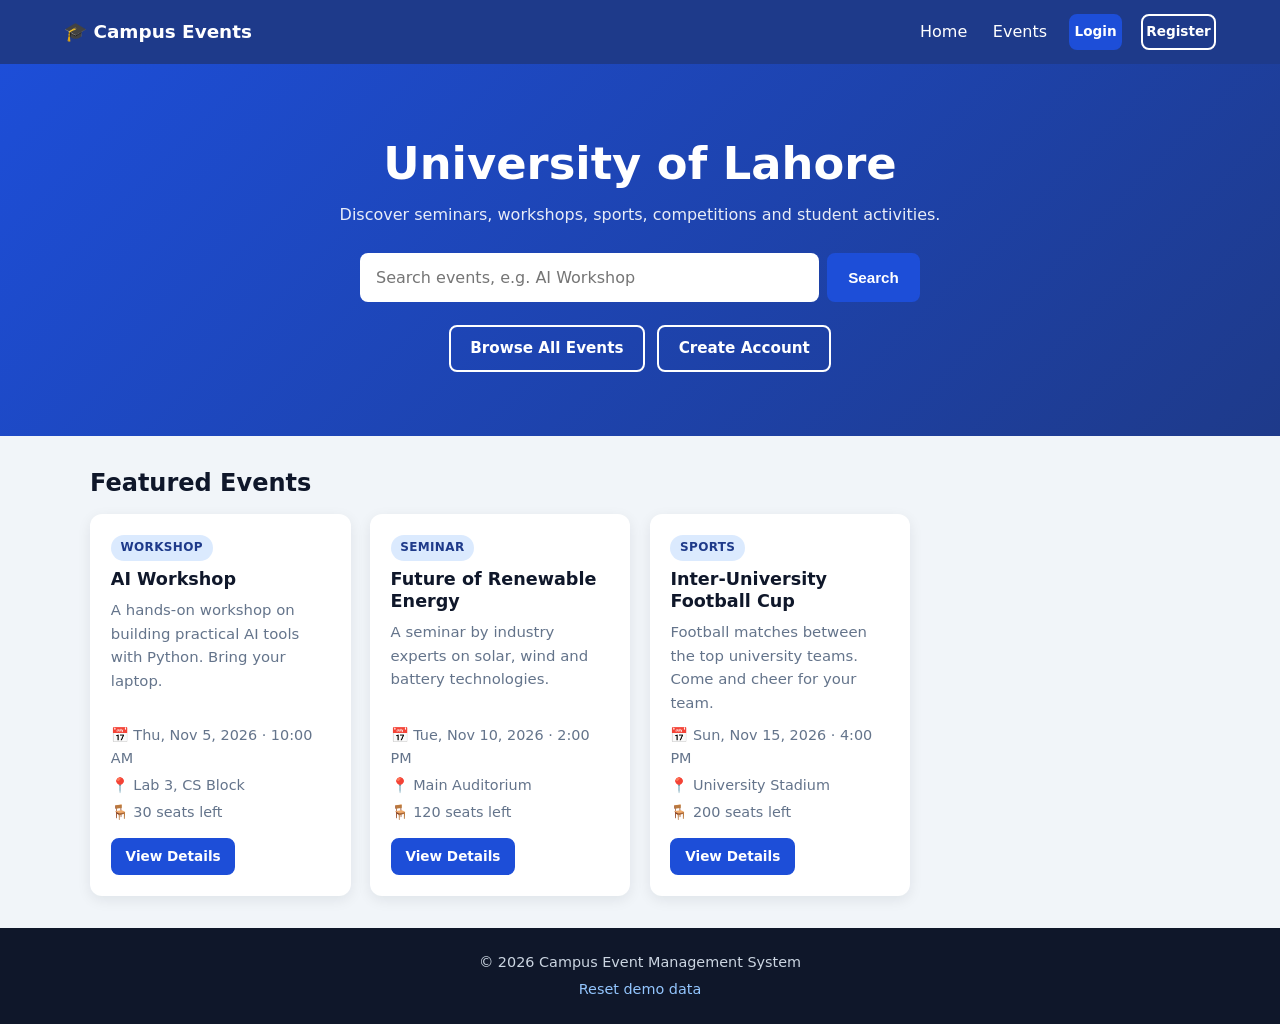
<file: index.html>
<!doctype html>
<html lang="en">
  <head>
    <meta charset="UTF-8" />
    <meta name="viewport" content="width=device-width, initial-scale=1.0" />
    <title>Home | Campus Event Management</title>
    <link rel="stylesheet" href="src/css/style.css" />
  </head>
  <body>
    <header id="navbar"></header>

    <main>
      <section class="hero">
        <h1>University of Lahore</h1>
        <p>
          Discover seminars, workshops, sports, competitions and student
          activities.
        </p>
        <form id="hero-search" class="search-form">
          <input
            type="text"
            name="q"
            placeholder="Search events, e.g. AI Workshop"
          />
          <button type="submit" class="btn">Search</button>
        </form>
        <div class="hero-actions">
          <a class="btn btn-outline" href="events.html">Browse All Events</a>
          <a class="btn btn-outline" href="register.html">Create Account</a>
        </div>
      </section>

      <section class="container">
        <h2 class="section-title">Featured Events</h2>
        <div id="featured" class="cards"></div>
      </section>
    </main>

    <footer id="footer"></footer>

    <script src="src/js/data.js"></script>
    <script src="src/components/eventCard.js"></script>
    <script src="src/components/layout.js"></script>
    <script src="src/pages/home.js"></script>
  </body>
</html>
</file>
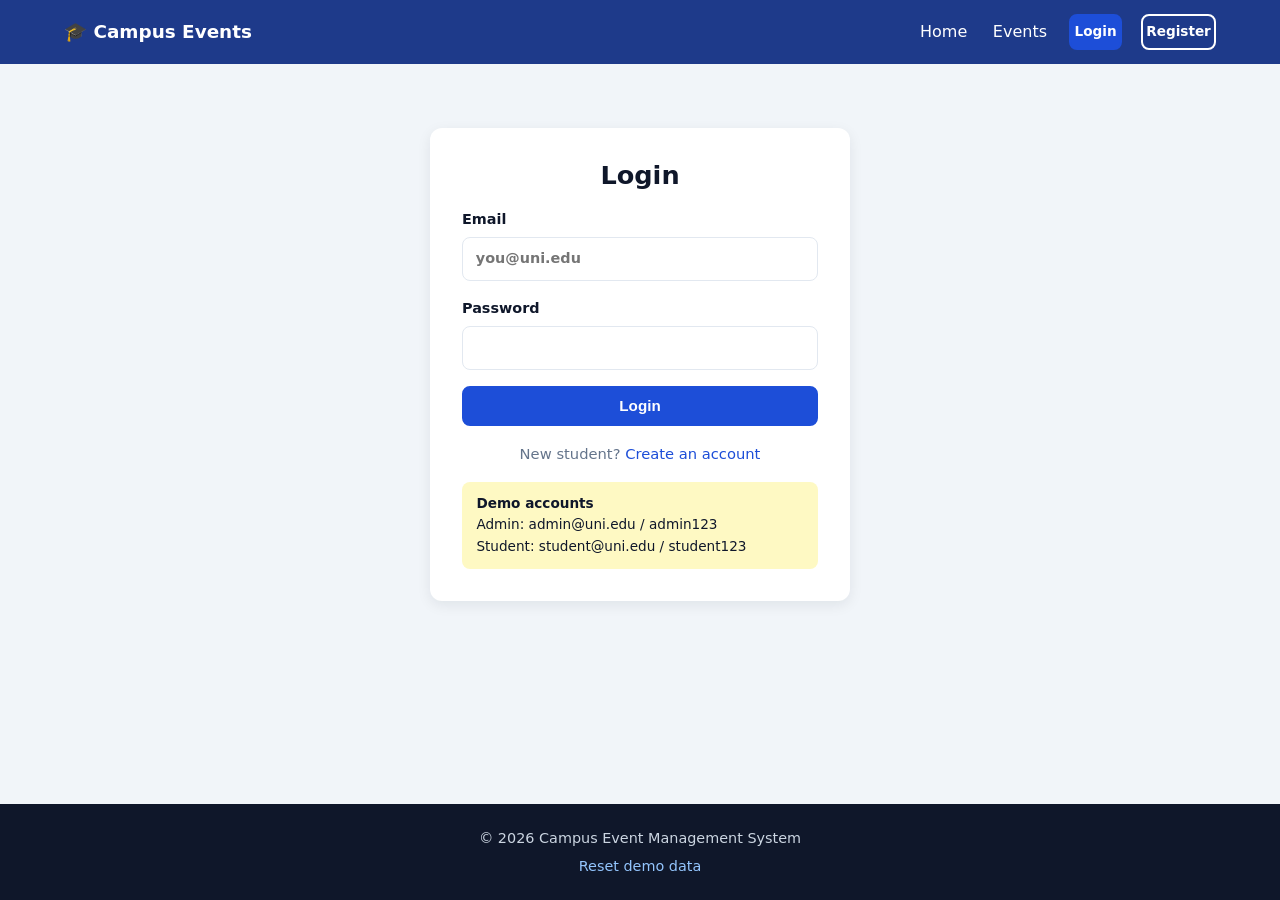
<file: login.html>
<!doctype html>
<html lang="en">
  <head>
    <meta charset="UTF-8" />
    <meta name="viewport" content="width=device-width, initial-scale=1.0" />
    <title>Login | Campus Event Management</title>
    <link rel="stylesheet" href="src/css/style.css" />
  </head>
  <body>
    <header id="navbar"></header>

    <main class="container">
      <div class="auth-card">
        <h1>Login</h1>
        <form id="login-form" novalidate>
          <label
            >Email<input
              type="email"
              name="email"
              placeholder="you@uni.edu"
              autocomplete="email"
          /></label>
          <label
            >Password<input
              type="password"
              name="password"
              autocomplete="current-password"
          /></label>
          <button type="submit" class="btn">Login</button>
        </form>
        <p id="message" class="message"></p>
        <p class="switch">
          New student? <a href="register.html">Create an account</a>
        </p>
        <div class="hint">
          <strong>Demo accounts</strong><br />
          Admin: admin@uni.edu / admin123<br />
          Student: student@uni.edu / student123
        </div>
      </div>
    </main>

    <footer id="footer"></footer>

    <script src="src/js/data.js"></script>
    <script src="src/components/eventCard.js"></script>
    <script src="src/components/layout.js"></script>
    <script src="src/pages/login.js"></script>
  </body>
</html>
</file>
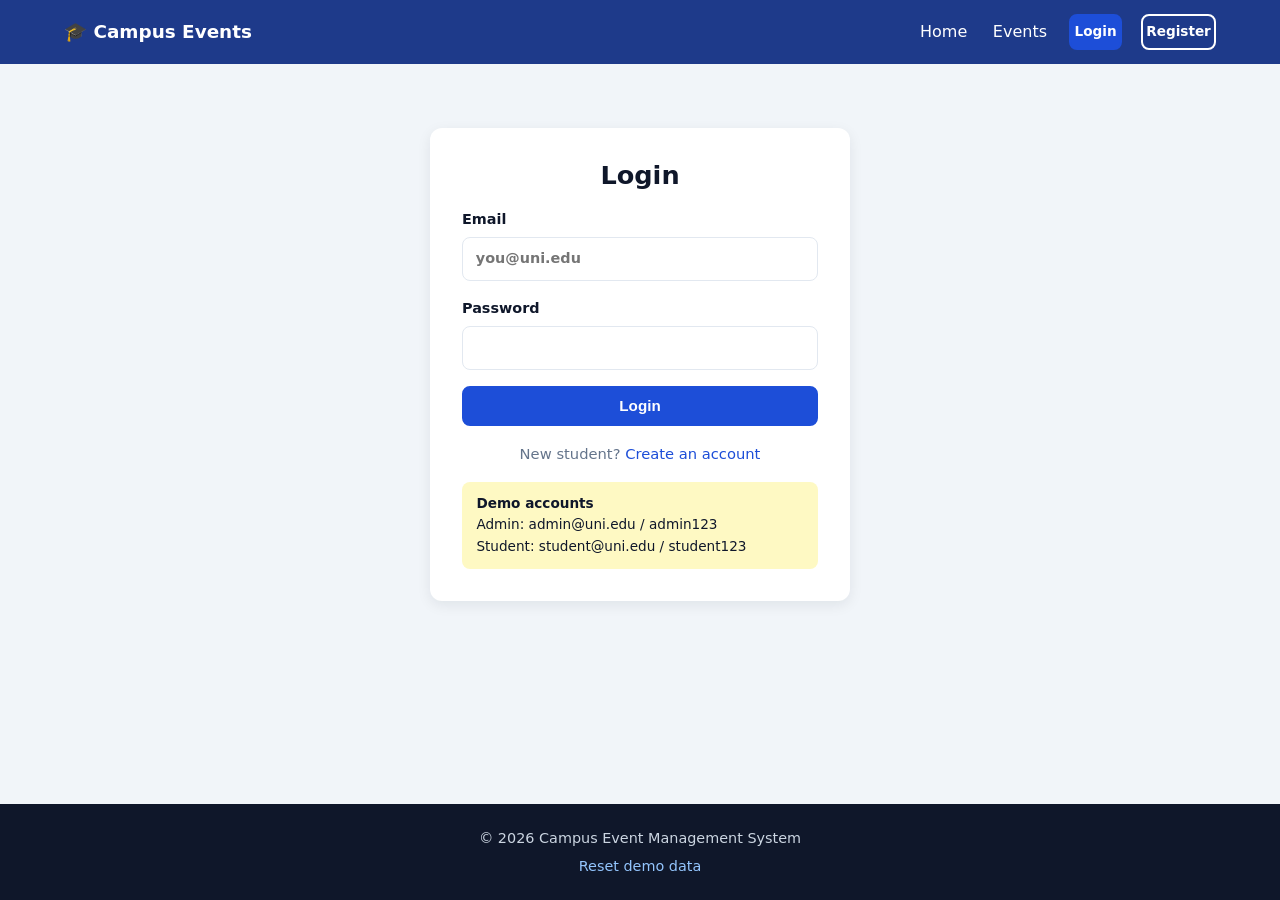
<file: frontend/dashboard.html>
<!DOCTYPE html>
<html lang="en">
<head>
  <meta charset="UTF-8">
  <meta name="viewport" content="width=device-width, initial-scale=1.0">
  <title>Dashboard | Campus Event Management</title>
  <link rel="stylesheet" href="src/css/style.css">
</head>
<body>
  <header id="navbar"></header>

  <main class="container">
    <h1 id="welcome" style="margin-bottom: 1.4rem;">Dashboard</h1>

    <!-- Student view -->
    <section id="student-section" class="panel" hidden>
      <h2>My Registrations</h2>
      <div class="table-wrap">
        <table>
          <thead><tr><th>Event</th><th>Date &amp; Time</th><th>Location</th><th>Registered On</th></tr></thead>
          <tbody id="my-registrations"></tbody>
        </table>
      </div>
    </section>

    <!-- Admin view: event management (create / view / update / delete) -->
    <section id="admin-section" class="panel" hidden>
      <h2>Event Management</h2>
      <form id="event-form" class="form-grid" novalidate>
        <label>Title<input type="text" name="title"></label>
        <label>Category<select name="category"></select></label>
        <label>Date<input type="date" name="date"></label>
        <label>Time<input type="time" name="time"></label>
        <label>Location<input type="text" name="location"></label>
        <label>Capacity<input type="number" name="capacity" min="1"></label>
        <label class="full">Description<textarea name="description" rows="3"></textarea></label>
        <div class="full form-actions">
          <button type="submit" class="btn" id="submit-event">Create Event</button>
          <button type="button" class="btn btn-outline" id="cancel-edit" hidden>Cancel Edit</button>
        </div>
      </form>
      <p id="event-message" class="message"></p>

      <h3 style="margin: 1.6rem 0 0.8rem;">All Events</h3>
      <div class="table-wrap">
        <table>
          <thead><tr><th>Title</th><th>Category</th><th>Date</th><th>Registrations</th><th>Actions</th></tr></thead>
          <tbody id="admin-events"></tbody>
        </table>
      </div>
    </section>
  </main>

  <footer id="footer"></footer>

  <script src="src/js/data.js"></script>
  <script src="src/components/eventCard.js"></script>
  <script src="src/components/layout.js"></script>
  <script src="src/pages/dashboard.js"></script>
</body>
</html>
</file>
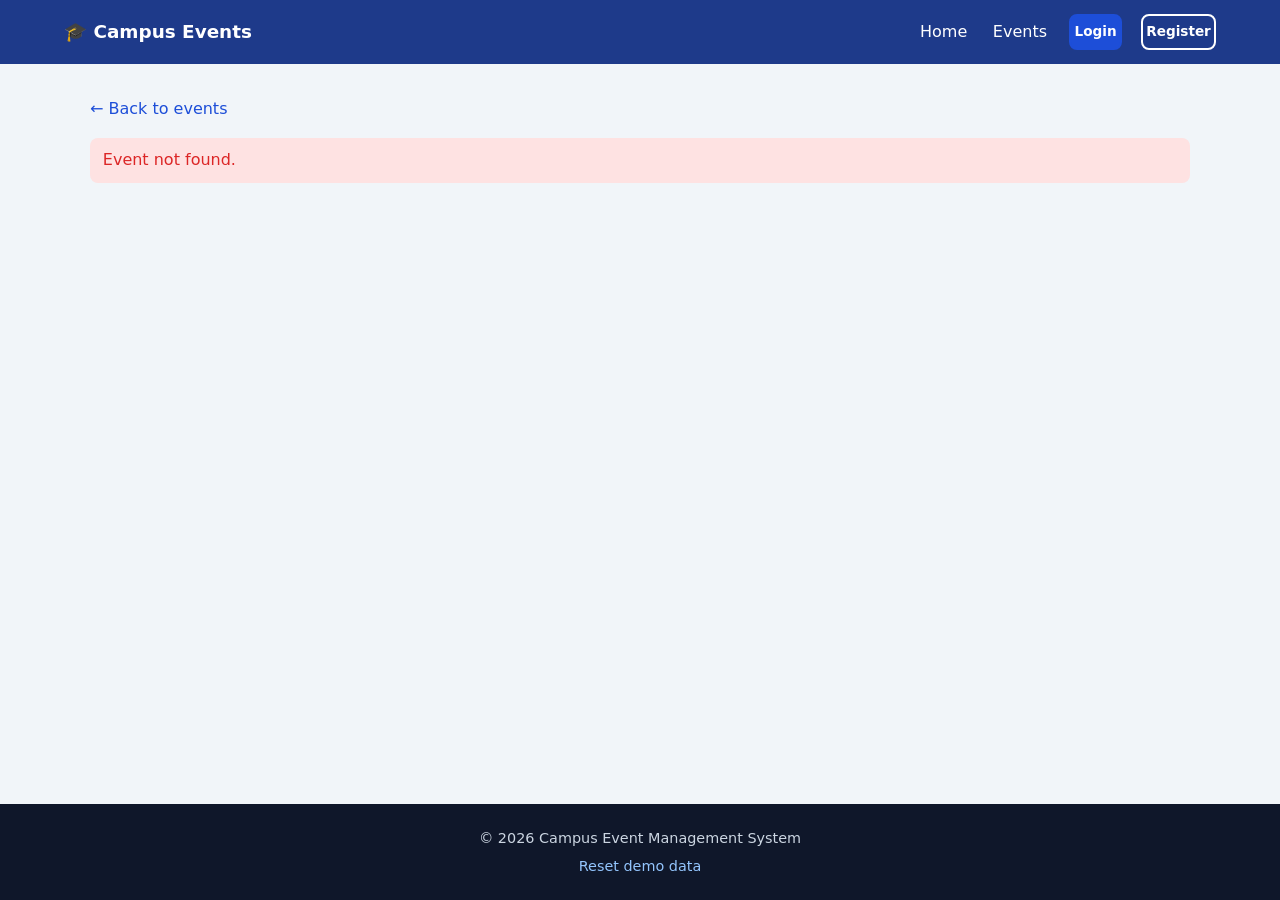
<file: frontend/event.html>
<!DOCTYPE html>
<html lang="en">
<head>
  <meta charset="UTF-8">
  <meta name="viewport" content="width=device-width, initial-scale=1.0">
  <title>Event Details | Campus Event Management</title>
  <link rel="stylesheet" href="src/css/style.css">
</head>
<body>
  <header id="navbar"></header>

  <main class="container">
    <a href="events.html">← Back to events</a>
    <div id="event-detail" style="margin-top: 1rem;"><p class="empty">Loading…</p></div>
  </main>

  <footer id="footer"></footer>

  <script src="src/js/data.js"></script>
  <script src="src/components/eventCard.js"></script>
  <script src="src/components/layout.js"></script>
  <script src="src/pages/event.js"></script>
</body>
</html>
</file>
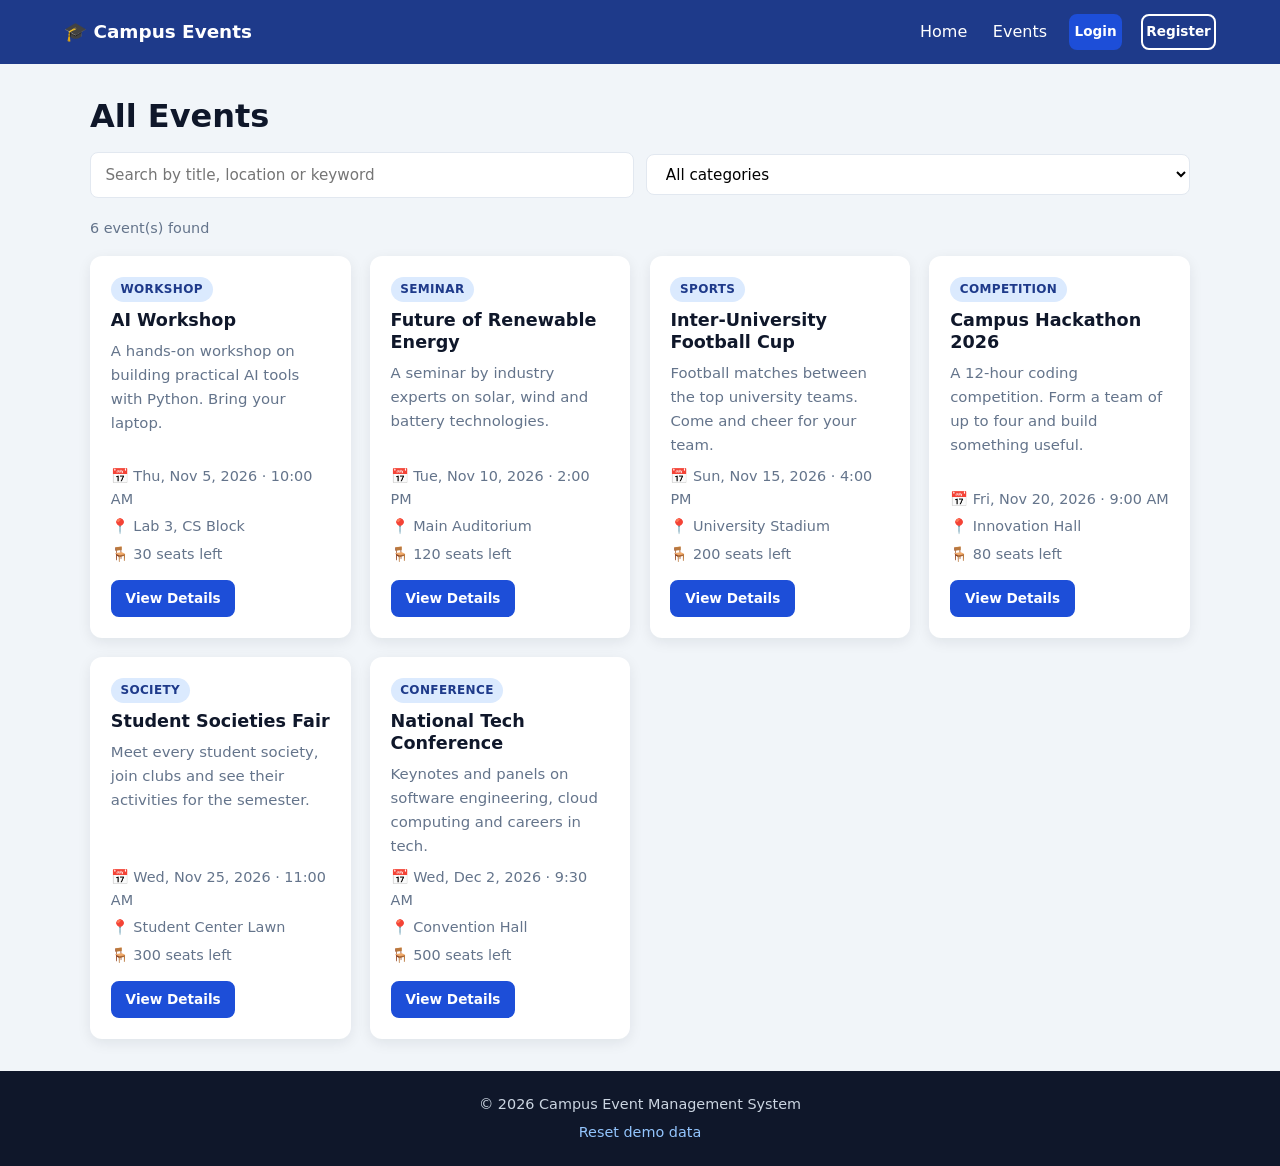
<file: frontend/events.html>
<!DOCTYPE html>
<html lang="en">
<head>
  <meta charset="UTF-8">
  <meta name="viewport" content="width=device-width, initial-scale=1.0">
  <title>Events | Campus Event Management</title>
  <link rel="stylesheet" href="src/css/style.css">
</head>
<body>
  <header id="navbar"></header>

  <main class="container">
    <h1 class="section-title">All Events</h1>
    <div class="toolbar">
      <input type="search" id="search" placeholder="Search by title, location or keyword">
      <select id="category" aria-label="Filter by category"></select>
    </div>
    <p id="result-count" class="result-count"></p>
    <div id="events" class="cards" style="margin-top: 1rem;"></div>
  </main>

  <footer id="footer"></footer>

  <script src="src/js/data.js"></script>
  <script src="src/components/eventCard.js"></script>
  <script src="src/components/layout.js"></script>
  <script src="src/pages/events.js"></script>
</body>
</html>
</file>
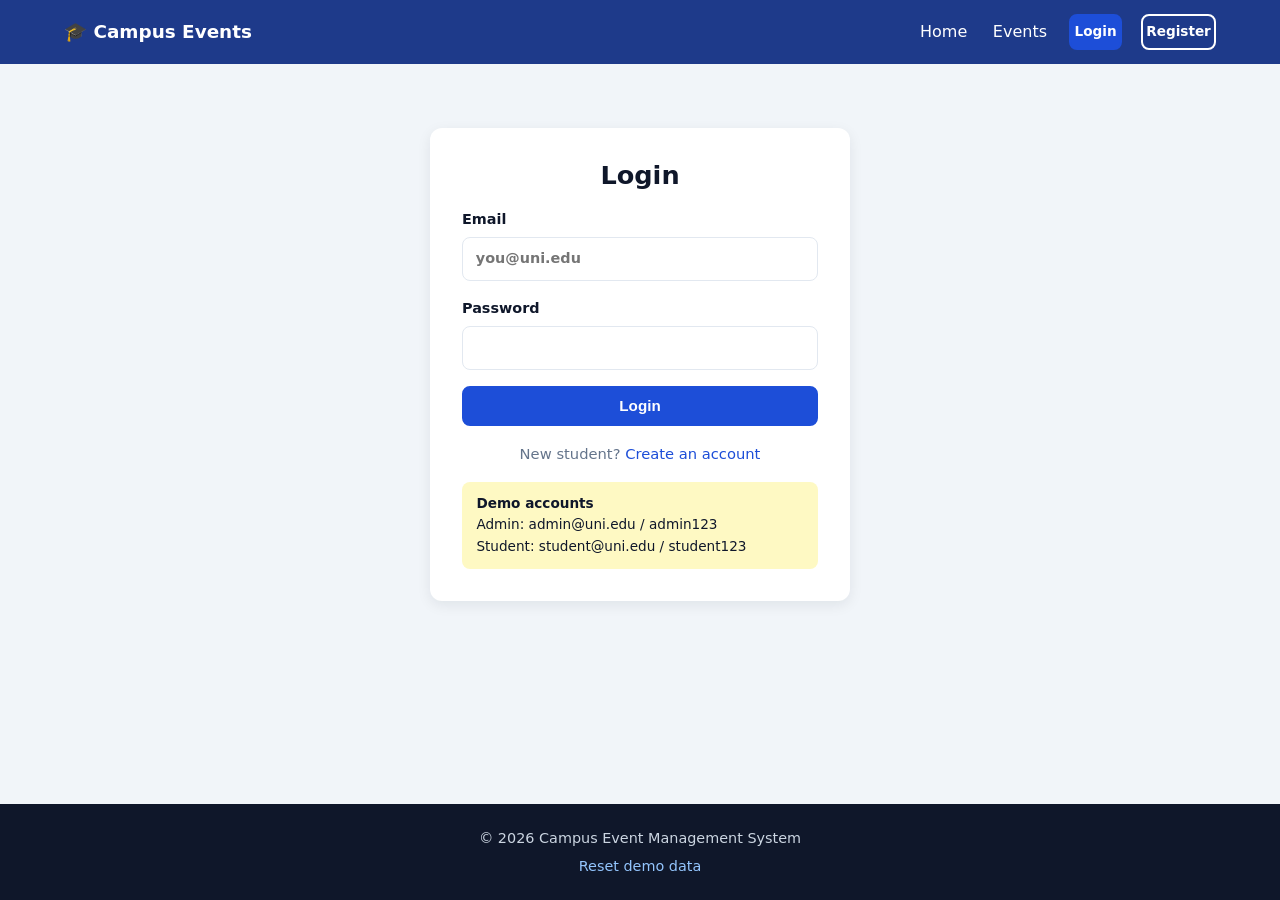
<file: frontend/login.html>
<!DOCTYPE html>
<html lang="en">
<head>
  <meta charset="UTF-8">
  <meta name="viewport" content="width=device-width, initial-scale=1.0">
  <title>Login | Campus Event Management</title>
  <link rel="stylesheet" href="src/css/style.css">
</head>
<body>
  <header id="navbar"></header>

  <main class="container">
    <div class="auth-card">
      <h1>Login</h1>
      <form id="login-form" novalidate>
        <label>Email<input type="email" name="email" placeholder="you@uni.edu" autocomplete="email"></label>
        <label>Password<input type="password" name="password" autocomplete="current-password"></label>
        <button type="submit" class="btn">Login</button>
      </form>
      <p id="message" class="message"></p>
      <p class="switch">New student? <a href="register.html">Create an account</a></p>
      <div class="hint">
        <strong>Demo accounts</strong><br>
        Admin: admin@uni.edu / admin123<br>
        Student: student@uni.edu / student123
      </div>
    </div>
  </main>

  <footer id="footer"></footer>

  <script src="src/js/data.js"></script>
  <script src="src/components/eventCard.js"></script>
  <script src="src/components/layout.js"></script>
  <script src="src/pages/login.js"></script>
</body>
</html>
</file>
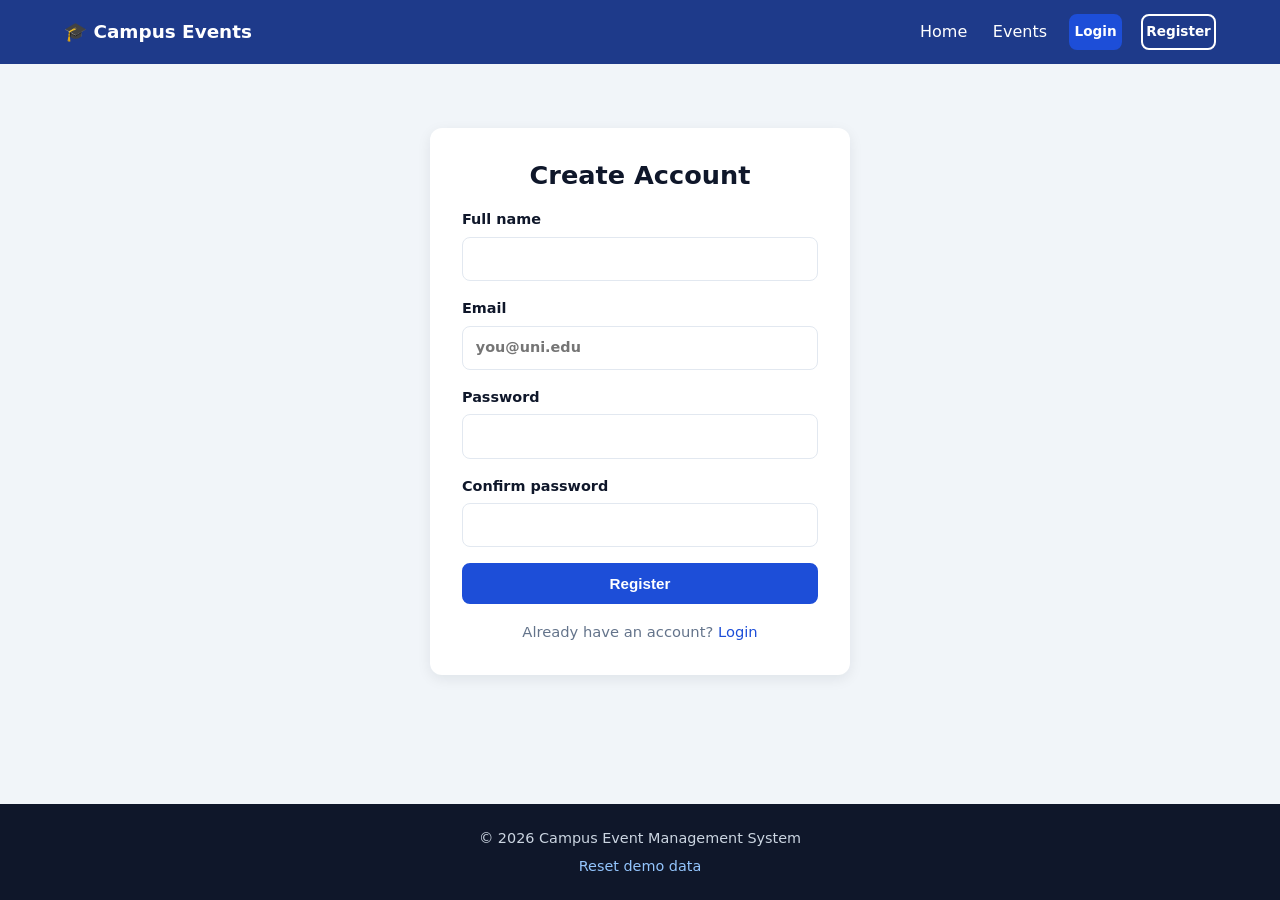
<file: frontend/register.html>
<!DOCTYPE html>
<html lang="en">
<head>
  <meta charset="UTF-8">
  <meta name="viewport" content="width=device-width, initial-scale=1.0">
  <title>Register | Campus Event Management</title>
  <link rel="stylesheet" href="src/css/style.css">
</head>
<body>
  <header id="navbar"></header>

  <main class="container">
    <div class="auth-card">
      <h1>Create Account</h1>
      <form id="register-form" novalidate>
        <label>Full name<input type="text" name="name" autocomplete="name"></label>
        <label>Email<input type="email" name="email" placeholder="you@uni.edu" autocomplete="email"></label>
        <label>Password<input type="password" name="password" autocomplete="new-password"></label>
        <label>Confirm password<input type="password" name="confirm" autocomplete="new-password"></label>
        <button type="submit" class="btn">Register</button>
      </form>
      <p id="message" class="message"></p>
      <p class="switch">Already have an account? <a href="login.html">Login</a></p>
    </div>
  </main>

  <footer id="footer"></footer>

  <script src="src/js/data.js"></script>
  <script src="src/components/eventCard.js"></script>
  <script src="src/components/layout.js"></script>
  <script src="src/pages/register.js"></script>
</body>
</html>
</file>
<file: src/css/style.css>
:root {
  --primary: #1d4ed8;
  --primary-dark: #1e3a8a;
  --accent: #f59e0b;
  --danger: #dc2626;
  --success: #15803d;
  --bg: #f1f5f9;
  --card: #ffffff;
  --text: #0f172a;
  --muted: #64748b;
  --border: #e2e8f0;
  --radius: 12px;
  --shadow: 0 4px 14px rgba(15, 23, 42, 0.08);
}

* { box-sizing: border-box; margin: 0; padding: 0; }
[hidden] { display: none !important; }
body { font-family: "Segoe UI", system-ui, -apple-system, Roboto, sans-serif; background: var(--bg); color: var(--text); line-height: 1.6; min-height: 100vh; display: flex; flex-direction: column; }
main { flex: 1; }
a { color: var(--primary); text-decoration: none; }
h1, h2, h3 { line-height: 1.25; }

.container { width: min(1100px, 92%); margin: 0 auto; padding: 2rem 0; }

/* ---------- navbar ---------- */
.navbar { display: flex; align-items: center; justify-content: space-between; flex-wrap: wrap; padding: 0.9rem 5%; background: var(--primary-dark); color: #fff; position: sticky; top: 0; z-index: 10; }
.navbar a { color: #fff; }
.brand { font-weight: 700; font-size: 1.15rem; }
.nav-links { display: none; flex-direction: column; width: 100%; gap: 0.6rem; padding-top: 0.8rem; }
.nav-links.open { display: flex; }
.nav-links a { padding: 0.3rem 0.2rem; }
.menu-toggle { background: none; border: none; color: #fff; font-size: 1.5rem; cursor: pointer; }

@media (min-width: 768px) {
  .menu-toggle { display: none; }
  .nav-links { display: flex; flex-direction: row; align-items: center; width: auto; gap: 1.2rem; padding-top: 0; }
}

/* ---------- hero ---------- */
.hero { background: linear-gradient(135deg, var(--primary) 0%, var(--primary-dark) 100%); color: #fff; text-align: center; padding: 4.5rem 6% 4rem; }
.hero h1 { font-size: clamp(1.8rem, 4vw, 2.8rem); margin-bottom: 0.6rem; }
.hero p { opacity: 0.9; margin-bottom: 1.6rem; }
.hero-actions { display: flex; gap: 0.8rem; justify-content: center; flex-wrap: wrap; margin-top: 1.4rem; }

/* ---------- buttons ---------- */
.btn { display: inline-block; background: var(--primary); color: #fff; border: 2px solid var(--primary); padding: 0.6rem 1.2rem; border-radius: 8px; font-size: 0.95rem; font-weight: 600; cursor: pointer; text-align: center; transition: 0.2s; }
.btn:hover { background: var(--primary-dark); border-color: var(--primary-dark); }
.btn:disabled { background: #94a3b8; border-color: #94a3b8; cursor: not-allowed; }
.btn-sm { padding: 0.35rem 0.8rem; font-size: 0.85rem; }
.btn-outline { background: transparent; border-color: currentColor; color: inherit; }
.btn-outline:hover { background: rgba(255, 255, 255, 0.15); }
.btn-danger { background: var(--danger); border-color: var(--danger); }
.btn-danger:hover { background: #b91c1c; border-color: #b91c1c; }
.navbar .btn-outline:hover { background: rgba(255, 255, 255, 0.15); }

/* ---------- search ---------- */
.search-form { display: flex; gap: 0.5rem; max-width: 560px; margin: 0 auto; flex-wrap: wrap; }
.search-form input { flex: 1; min-width: 200px; padding: 0.75rem 1rem; border-radius: 8px; border: none; font-size: 1rem; }
.toolbar { display: flex; gap: 0.8rem; flex-wrap: wrap; margin-bottom: 1.2rem; align-items: center; }
.toolbar input, .toolbar select { padding: 0.6rem 0.9rem; border: 1px solid var(--border); border-radius: 8px; font-size: 0.95rem; flex: 1; min-width: 180px; background: #fff; }
.result-count { color: var(--muted); font-size: 0.9rem; }

/* ---------- cards ---------- */
.section-title { margin-bottom: 1rem; }
.cards { display: grid; grid-template-columns: repeat(auto-fill, minmax(260px, 1fr)); gap: 1.2rem; }
.card { background: var(--card); border-radius: var(--radius); box-shadow: var(--shadow); padding: 1.3rem; display: flex; flex-direction: column; gap: 0.5rem; }
.card h3 { font-size: 1.1rem; }
.card p { color: var(--muted); font-size: 0.93rem; flex: 1; }
.card .btn { align-self: flex-start; margin-top: 0.4rem; }
.badge { display: inline-block; align-self: flex-start; background: #dbeafe; color: var(--primary-dark); font-size: 0.75rem; font-weight: 700; padding: 0.2rem 0.6rem; border-radius: 999px; text-transform: uppercase; letter-spacing: 0.03em; }
.meta { list-style: none; font-size: 0.9rem; color: var(--muted); display: flex; flex-direction: column; gap: 0.25rem; }
.meta.big { font-size: 1rem; color: var(--text); margin: 1rem 0; gap: 0.5rem; }
.empty { color: var(--muted); text-align: center; padding: 2rem 0; }

/* ---------- event detail ---------- */
.detail { background: var(--card); border-radius: var(--radius); box-shadow: var(--shadow); padding: 2rem; max-width: 800px; margin: 0 auto; }
.detail h1 { margin: 0.7rem 0 0.3rem; }
.action-area { margin: 1.4rem 0 0.6rem; }
.note { color: var(--muted); }
.success { color: var(--success); font-weight: 600; }

/* ---------- panels, tables, forms ---------- */
.panel { background: var(--card); border-radius: var(--radius); box-shadow: var(--shadow); padding: 1.6rem; margin-bottom: 1.6rem; }
.panel h2 { margin-bottom: 1rem; }
.table-wrap { overflow-x: auto; }
table { width: 100%; border-collapse: collapse; font-size: 0.93rem; }
th, td { text-align: left; padding: 0.7rem 0.6rem; border-bottom: 1px solid var(--border); vertical-align: middle; }
th { color: var(--muted); font-weight: 600; font-size: 0.82rem; text-transform: uppercase; }
td.actions { display: flex; gap: 0.4rem; flex-wrap: wrap; }

.form-grid { display: grid; grid-template-columns: 1fr 1fr; gap: 0.9rem 1.2rem; margin-bottom: 1.4rem; }
.form-grid .full { grid-column: 1 / -1; }
label { display: flex; flex-direction: column; gap: 0.35rem; font-size: 0.9rem; font-weight: 600; color: var(--text); }
input, select, textarea { font: inherit; padding: 0.6rem 0.8rem; border: 1px solid var(--border); border-radius: 8px; background: #fff; width: 100%; }
input:focus, select:focus, textarea:focus { outline: 2px solid var(--primary); border-color: transparent; }
.form-actions { display: flex; gap: 0.6rem; flex-wrap: wrap; }
@media (max-width: 640px) { .form-grid { grid-template-columns: 1fr; } }

.auth-card { background: var(--card); border-radius: var(--radius); box-shadow: var(--shadow); padding: 2rem; max-width: 420px; margin: 2rem auto; }
.auth-card h1 { font-size: 1.6rem; margin-bottom: 1rem; text-align: center; }
.auth-card form { display: flex; flex-direction: column; gap: 1rem; }
.auth-card .btn { width: 100%; }
.auth-card .switch { text-align: center; margin-top: 1rem; font-size: 0.92rem; color: var(--muted); }
.hint { background: #fef9c3; border-radius: 8px; padding: 0.7rem 0.9rem; font-size: 0.85rem; margin-top: 1rem; }

.message { margin-top: 0.8rem; padding: 0.6rem 0.8rem; border-radius: 8px; font-size: 0.93rem; }
.message.success { background: #dcfce7; color: var(--success); }
.message.error, .error { background: #fee2e2; color: var(--danger); padding: 0.6rem 0.8rem; border-radius: 8px; }
.message:empty { display: none; }

/* ---------- footer ---------- */
footer { background: var(--text); color: #cbd5e1; text-align: center; padding: 1.4rem 5%; font-size: 0.9rem; }
footer a { color: #93c5fd; }
footer p + p { margin-top: 0.3rem; }
</file>
<file: frontend/src/css/style.css>
:root {
  --primary: #1d4ed8;
  --primary-dark: #1e3a8a;
  --accent: #f59e0b;
  --danger: #dc2626;
  --success: #15803d;
  --bg: #f1f5f9;
  --card: #ffffff;
  --text: #0f172a;
  --muted: #64748b;
  --border: #e2e8f0;
  --radius: 12px;
  --shadow: 0 4px 14px rgba(15, 23, 42, 0.08);
}

* { box-sizing: border-box; margin: 0; padding: 0; }
[hidden] { display: none !important; }
body { font-family: "Segoe UI", system-ui, -apple-system, Roboto, sans-serif; background: var(--bg); color: var(--text); line-height: 1.6; min-height: 100vh; display: flex; flex-direction: column; }
main { flex: 1; }
a { color: var(--primary); text-decoration: none; }
h1, h2, h3 { line-height: 1.25; }

.container { width: min(1100px, 92%); margin: 0 auto; padding: 2rem 0; }

/* ---------- navbar ---------- */
.navbar { display: flex; align-items: center; justify-content: space-between; flex-wrap: wrap; padding: 0.9rem 5%; background: var(--primary-dark); color: #fff; position: sticky; top: 0; z-index: 10; }
.navbar a { color: #fff; }
.brand { font-weight: 700; font-size: 1.15rem; }
.nav-links { display: none; flex-direction: column; width: 100%; gap: 0.6rem; padding-top: 0.8rem; }
.nav-links.open { display: flex; }
.nav-links a { padding: 0.3rem 0.2rem; }
.menu-toggle { background: none; border: none; color: #fff; font-size: 1.5rem; cursor: pointer; }

@media (min-width: 768px) {
  .menu-toggle { display: none; }
  .nav-links { display: flex; flex-direction: row; align-items: center; width: auto; gap: 1.2rem; padding-top: 0; }
}

/* ---------- hero ---------- */
.hero { background: linear-gradient(135deg, var(--primary) 0%, var(--primary-dark) 100%); color: #fff; text-align: center; padding: 4.5rem 6% 4rem; }
.hero h1 { font-size: clamp(1.8rem, 4vw, 2.8rem); margin-bottom: 0.6rem; }
.hero p { opacity: 0.9; margin-bottom: 1.6rem; }
.hero-actions { display: flex; gap: 0.8rem; justify-content: center; flex-wrap: wrap; margin-top: 1.4rem; }

/* ---------- buttons ---------- */
.btn { display: inline-block; background: var(--primary); color: #fff; border: 2px solid var(--primary); padding: 0.6rem 1.2rem; border-radius: 8px; font-size: 0.95rem; font-weight: 600; cursor: pointer; text-align: center; transition: 0.2s; }
.btn:hover { background: var(--primary-dark); border-color: var(--primary-dark); }
.btn:disabled { background: #94a3b8; border-color: #94a3b8; cursor: not-allowed; }
.btn-sm { padding: 0.35rem 0.8rem; font-size: 0.85rem; }
.btn-outline { background: transparent; border-color: currentColor; color: inherit; }
.btn-outline:hover { background: rgba(255, 255, 255, 0.15); }
.btn-danger { background: var(--danger); border-color: var(--danger); }
.btn-danger:hover { background: #b91c1c; border-color: #b91c1c; }
.navbar .btn-outline:hover { background: rgba(255, 255, 255, 0.15); }

/* ---------- search ---------- */
.search-form { display: flex; gap: 0.5rem; max-width: 560px; margin: 0 auto; flex-wrap: wrap; }
.search-form input { flex: 1; min-width: 200px; padding: 0.75rem 1rem; border-radius: 8px; border: none; font-size: 1rem; }
.toolbar { display: flex; gap: 0.8rem; flex-wrap: wrap; margin-bottom: 1.2rem; align-items: center; }
.toolbar input, .toolbar select { padding: 0.6rem 0.9rem; border: 1px solid var(--border); border-radius: 8px; font-size: 0.95rem; flex: 1; min-width: 180px; background: #fff; }
.result-count { color: var(--muted); font-size: 0.9rem; }

/* ---------- cards ---------- */
.section-title { margin-bottom: 1rem; }
.cards { display: grid; grid-template-columns: repeat(auto-fill, minmax(260px, 1fr)); gap: 1.2rem; }
.card { background: var(--card); border-radius: var(--radius); box-shadow: var(--shadow); padding: 1.3rem; display: flex; flex-direction: column; gap: 0.5rem; }
.card h3 { font-size: 1.1rem; }
.card p { color: var(--muted); font-size: 0.93rem; flex: 1; }
.card .btn { align-self: flex-start; margin-top: 0.4rem; }
.badge { display: inline-block; align-self: flex-start; background: #dbeafe; color: var(--primary-dark); font-size: 0.75rem; font-weight: 700; padding: 0.2rem 0.6rem; border-radius: 999px; text-transform: uppercase; letter-spacing: 0.03em; }
.meta { list-style: none; font-size: 0.9rem; color: var(--muted); display: flex; flex-direction: column; gap: 0.25rem; }
.meta.big { font-size: 1rem; color: var(--text); margin: 1rem 0; gap: 0.5rem; }
.empty { color: var(--muted); text-align: center; padding: 2rem 0; }

/* ---------- event detail ---------- */
.detail { background: var(--card); border-radius: var(--radius); box-shadow: var(--shadow); padding: 2rem; max-width: 800px; margin: 0 auto; }
.detail h1 { margin: 0.7rem 0 0.3rem; }
.action-area { margin: 1.4rem 0 0.6rem; }
.note { color: var(--muted); }
.success { color: var(--success); font-weight: 600; }

/* ---------- panels, tables, forms ---------- */
.panel { background: var(--card); border-radius: var(--radius); box-shadow: var(--shadow); padding: 1.6rem; margin-bottom: 1.6rem; }
.panel h2 { margin-bottom: 1rem; }
.table-wrap { overflow-x: auto; }
table { width: 100%; border-collapse: collapse; font-size: 0.93rem; }
th, td { text-align: left; padding: 0.7rem 0.6rem; border-bottom: 1px solid var(--border); vertical-align: middle; }
th { color: var(--muted); font-weight: 600; font-size: 0.82rem; text-transform: uppercase; }
td.actions { display: flex; gap: 0.4rem; flex-wrap: wrap; }

.form-grid { display: grid; grid-template-columns: 1fr 1fr; gap: 0.9rem 1.2rem; margin-bottom: 1.4rem; }
.form-grid .full { grid-column: 1 / -1; }
label { display: flex; flex-direction: column; gap: 0.35rem; font-size: 0.9rem; font-weight: 600; color: var(--text); }
input, select, textarea { font: inherit; padding: 0.6rem 0.8rem; border: 1px solid var(--border); border-radius: 8px; background: #fff; width: 100%; }
input:focus, select:focus, textarea:focus { outline: 2px solid var(--primary); border-color: transparent; }
.form-actions { display: flex; gap: 0.6rem; flex-wrap: wrap; }
@media (max-width: 640px) { .form-grid { grid-template-columns: 1fr; } }

.auth-card { background: var(--card); border-radius: var(--radius); box-shadow: var(--shadow); padding: 2rem; max-width: 420px; margin: 2rem auto; }
.auth-card h1 { font-size: 1.6rem; margin-bottom: 1rem; text-align: center; }
.auth-card form { display: flex; flex-direction: column; gap: 1rem; }
.auth-card .btn { width: 100%; }
.auth-card .switch { text-align: center; margin-top: 1rem; font-size: 0.92rem; color: var(--muted); }
.hint { background: #fef9c3; border-radius: 8px; padding: 0.7rem 0.9rem; font-size: 0.85rem; margin-top: 1rem; }

.message { margin-top: 0.8rem; padding: 0.6rem 0.8rem; border-radius: 8px; font-size: 0.93rem; }
.message.success { background: #dcfce7; color: var(--success); }
.message.error, .error { background: #fee2e2; color: var(--danger); padding: 0.6rem 0.8rem; border-radius: 8px; }
.message:empty { display: none; }

/* ---------- footer ---------- */
footer { background: var(--text); color: #cbd5e1; text-align: center; padding: 1.4rem 5%; font-size: 0.9rem; }
footer a { color: #93c5fd; }
footer p + p { margin-top: 0.3rem; }
</file>
